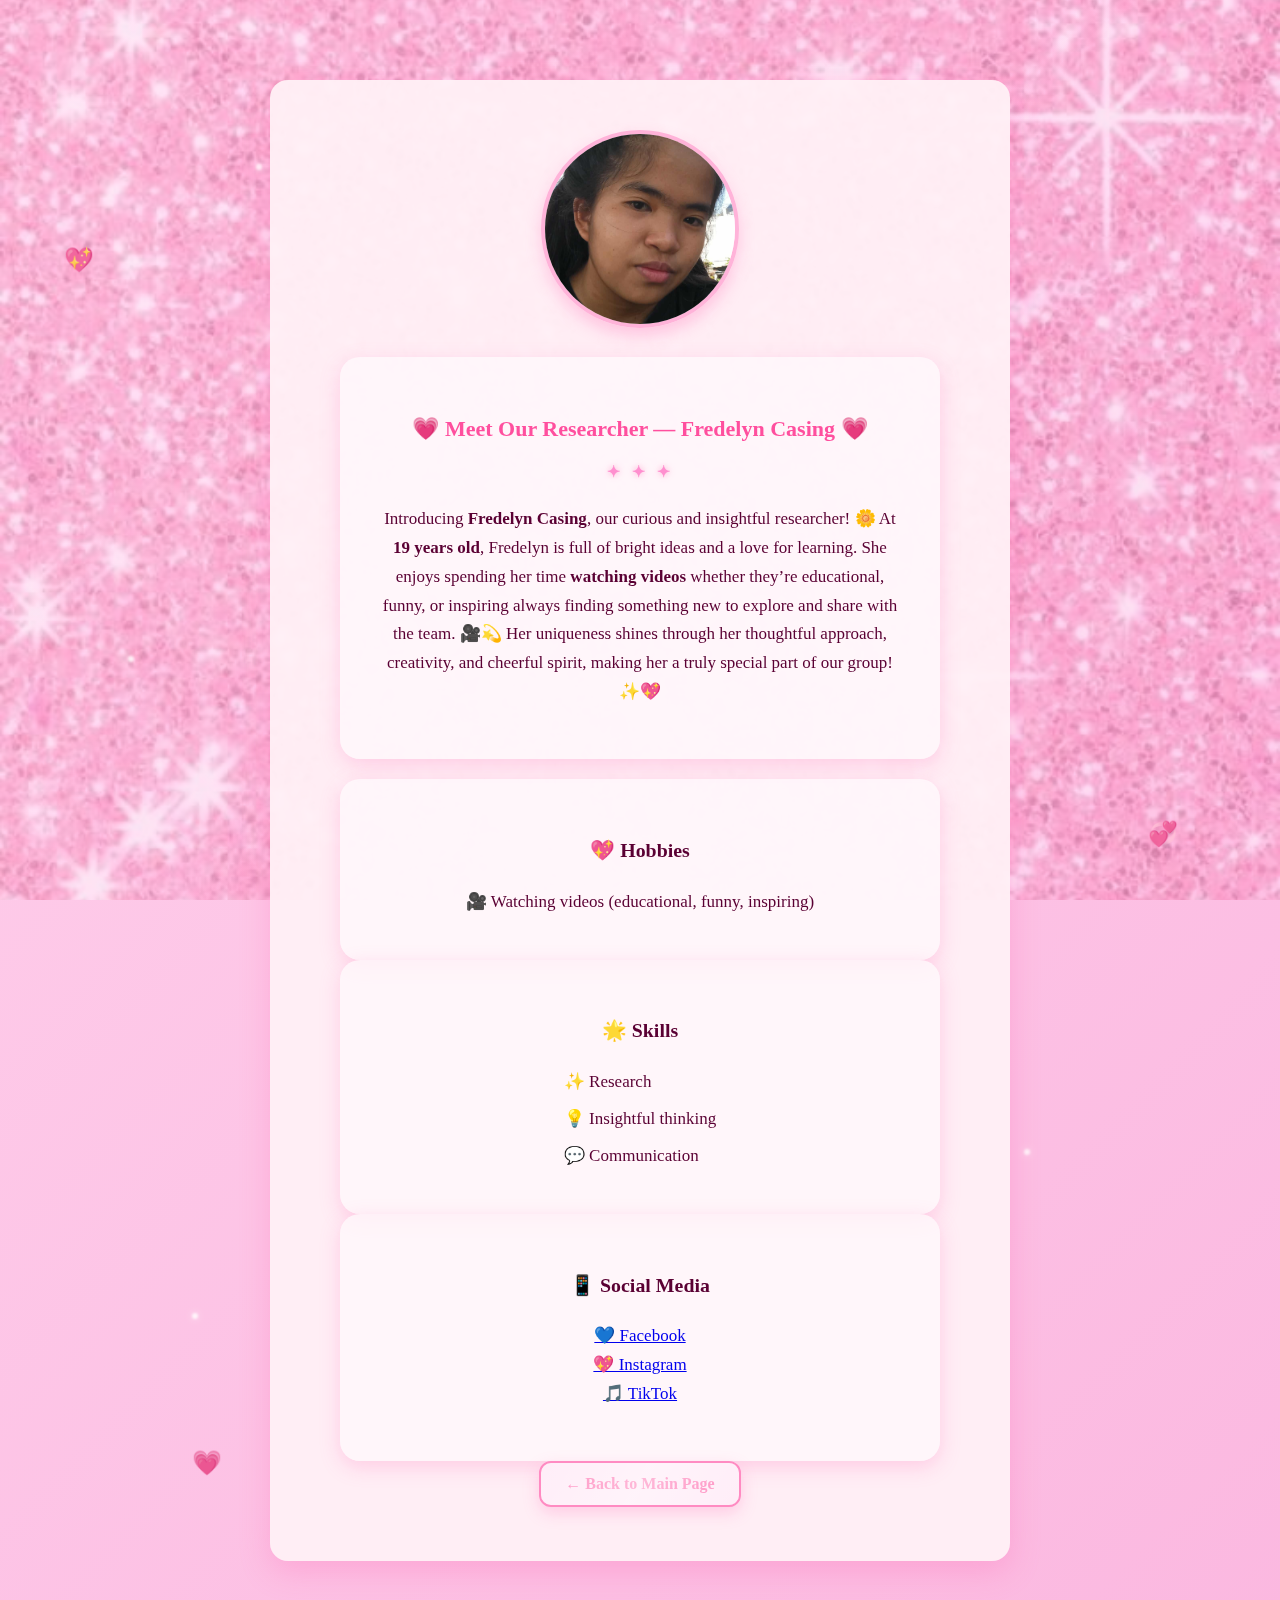
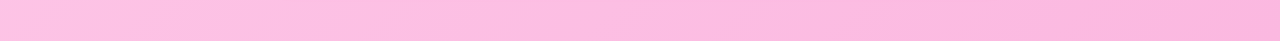
<file: fred.html>
<!DOCTYPE html>
<html lang="en">
<head>
  <meta charset="UTF-8">
  <meta name="viewport" content="width=device-width, initial-scale=1.0">
  <title>Meet Fredelyn 💖</title>
  <link rel="stylesheet" href="rena.css">
</head>
<body>

  <div class="heart">💖</div>
  <div class="heart">💞</div>
  <div class="heart">💗</div>

  <div class="sparkle sparkle1"></div>
  <div class="sparkle sparkle2"></div>
  <div class="sparkle sparkle3"></div>
  <div class="sparkle sparkle4"></div>
  <div class="sparkle sparkle5"></div>
  <div class="sparkle sparkle6"></div>
  <div class="sparkle sparkle7"></div>
  <div class="sparkle sparkle8"></div>

  <div class="container">
    <div class="content">
      <img src="fred.jpg" alt="Fredelyn's Photo" class="floating-img">

      <div class="group-text">
        <h2>💗 Meet Our Researcher — Fredelyn Casing 💗</h2>
        <p>
          Introducing <strong>Fredelyn Casing</strong>, our curious and insightful researcher! 🌼  
          At <strong>19 years old</strong>, Fredelyn is full of bright ideas and a love for learning.  
          She enjoys spending her time <strong>watching videos</strong>  whether they’re educational, funny, or inspiring always finding something new to explore and share with the team. 🎥💫  
          Her uniqueness shines through her thoughtful approach, creativity, and cheerful spirit,  
          making her a truly special part of our group! ✨💖
        </p>
      </div>

      <div class="extra-info">
        <h3>💖 Hobbies</h3>
        <ul>
          <li>🎥 Watching videos (educational, funny, inspiring)</li>
        </ul>
      </div>

      <div class="extra-info">
        <h3>🌟 Skills</h3>
        <ul>
          <li>✨ Research</li>
          <li>💡 Insightful thinking</li>
          <li>💬 Communication</li>
        </ul>
      </div>

      <div class="extra-info">
        <h3>📱 Social Media</h3>
        <p>
          <a href="https://www.facebook.com/fredelyn.casing.2025" target="_blank">💙 Facebook</a><br>
          <a href="https://www.instagram.com/cigaafters3xz?igsh=MTBwYjZiMjBicTJycQ==" target="_blank">💖 Instagram</a><br>
          <a href="https://www.tiktok.com/@cigaafters3xz?_r=1&_t=ZS-91VKmD689l1" target="_blank">🎵 TikTok</a>
        </p>
      </div>

        <a href="index.html" class="back-button">← Back to Main Page</a>
      </div>
    </div>
  </div>

</body>
</html>
</file>
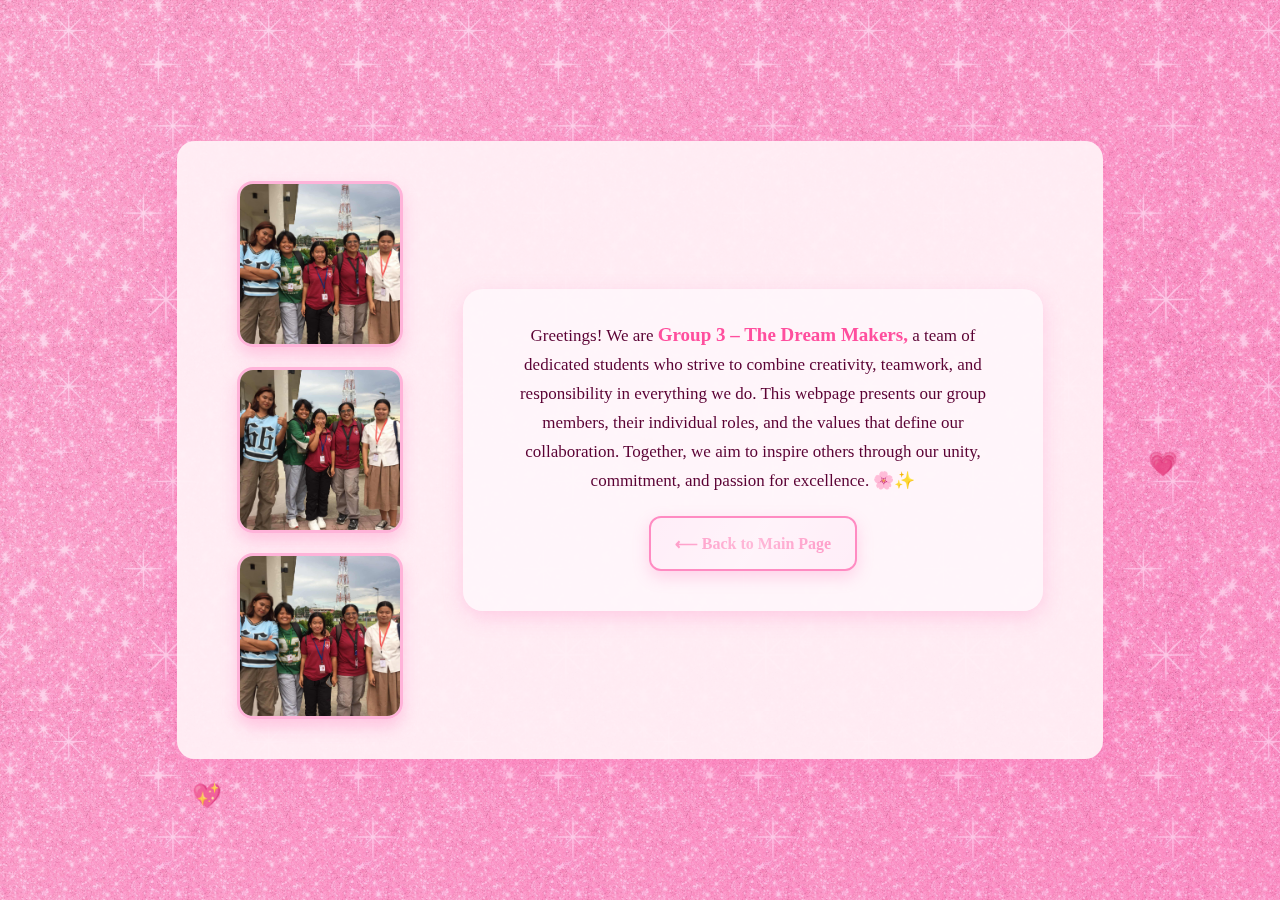
<file: groupies.html>
<!DOCTYPE html>
<html lang="en">
<head>
  <meta charset="UTF-8">
  <meta name="viewport" content="width=device-width, initial-scale=1.0">
  <title>Our Groupies 💖</title>
  <link rel="stylesheet" href="groupies.css">
</head>
<body>

  <div class="container">
    <div class="image-column">
      <img src="image1.jpg" alt="🎀">
      <img src="image2.jpg" alt="🎀">
      <img src="image3.jpg" alt="🎀">
    </div>

    <div class="group-text">
      <p>
        Greetings! We are <b>Group 3 – The Dream Makers,</b> a team of dedicated students who strive to combine creativity, teamwork, and responsibility in everything we do. This webpage presents our group members, their individual roles, and the values that define our collaboration. Together, we aim to inspire others through our unity, commitment, and passion for excellence. 🌸✨
      </p>

      <a href="index.html" class="back-button">⟵ Back to Main Page</a>
    </div>
  </div>

  <div class="heart">💗</div>
  <div class="heart">💖</div>
  <div class="heart">💞</div>

</body>
</html>
</file>
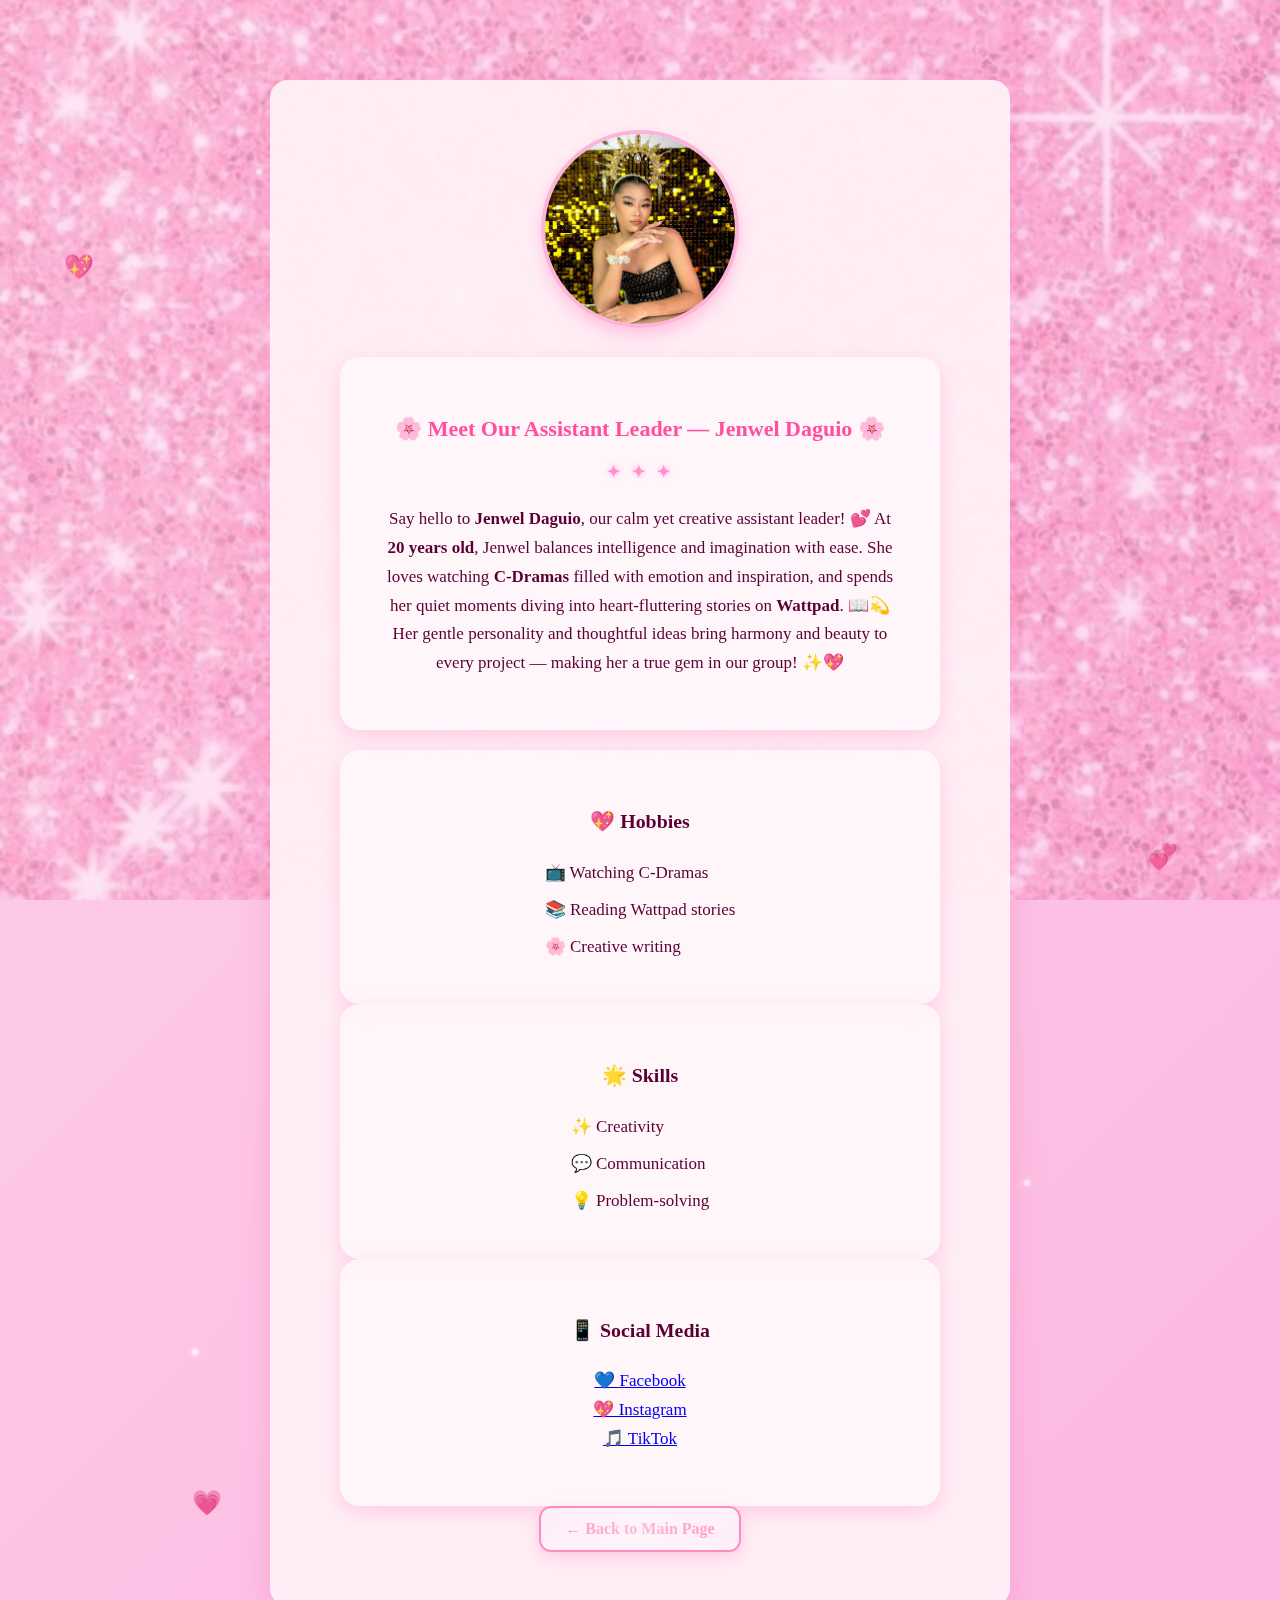
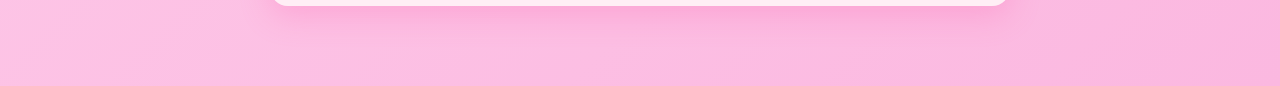
<file: jen.html>
<!DOCTYPE html>
<html lang="en">
<head>
  <meta charset="UTF-8">
  <meta name="viewport" content="width=device-width, initial-scale=1.0">
  <title>Meet Jenwel 💞</title>
  <link rel="stylesheet" href="jen.css">
</head>
<body>

  <div class="heart">💖</div>
  <div class="heart">💞</div>
  <div class="heart">💗</div>

  <div class="sparkle sparkle1"></div>
  <div class="sparkle sparkle2"></div>
  <div class="sparkle sparkle3"></div>
  <div class="sparkle sparkle4"></div>
  <div class="sparkle sparkle5"></div>
  <div class="sparkle sparkle6"></div>
  <div class="sparkle sparkle7"></div>
  <div class="sparkle sparkle8"></div>

  <div class="container">
    <div class="content">
      <img src="jen.jpg" alt="Jenwel's Photo" class="floating-img">

      <div class="group-text">
        <h2>🌸 Meet Our Assistant Leader — Jenwel Daguio 🌸</h2>
        <p>
          Say hello to <strong>Jenwel Daguio</strong>, our calm yet creative assistant leader! 💕  
          At <strong>20 years old</strong>, Jenwel balances intelligence and imagination with ease.  
          She loves watching <strong>C-Dramas</strong> filled with emotion and inspiration,  
          and spends her quiet moments diving into heart-fluttering stories on <strong>Wattpad</strong>. 📖💫  
          Her gentle personality and thoughtful ideas bring harmony and beauty to every project —  
          making her a true gem in our group! ✨💖
        </p>
      </div>

      <div class="extra-info">
        <h3>💖 Hobbies</h3>
        <ul>
          <li>📺 Watching C-Dramas</li>
          <li>📚 Reading Wattpad stories</li>
          <li>🌸 Creative writing</li>
        </ul>
      </div>

      <div class="extra-info">
        <h3>🌟 Skills</h3>
        <ul>
          <li>✨ Creativity</li>
          <li>💬 Communication</li>
          <li>💡 Problem-solving</li>
        </ul>
      </div>

      <div class="extra-info">
        <h3>📱 Social Media</h3>
        <p>
          <a href="https://www.facebook.com/share/1EcFVRbqv3/" target="_blank">💙 Facebook</a><br>
          <a href="https://www.instagram.com/itzjenhun.xo?igsh=MW5xbTY2am9sNTJqYQ==" target="_blank">💖 Instagram</a><br>
          <a href="https://www.tiktok.com/@itzonlyjennn?_r=1&_t=ZS-91VLDAbesFB" target="_blank">🎵 TikTok</a>
        </p>
      </div>

        <a href="index.html" class="back-button">← Back to Main Page</a>
      </div>
    </div>
  </div>

</body>
</html>
</file>
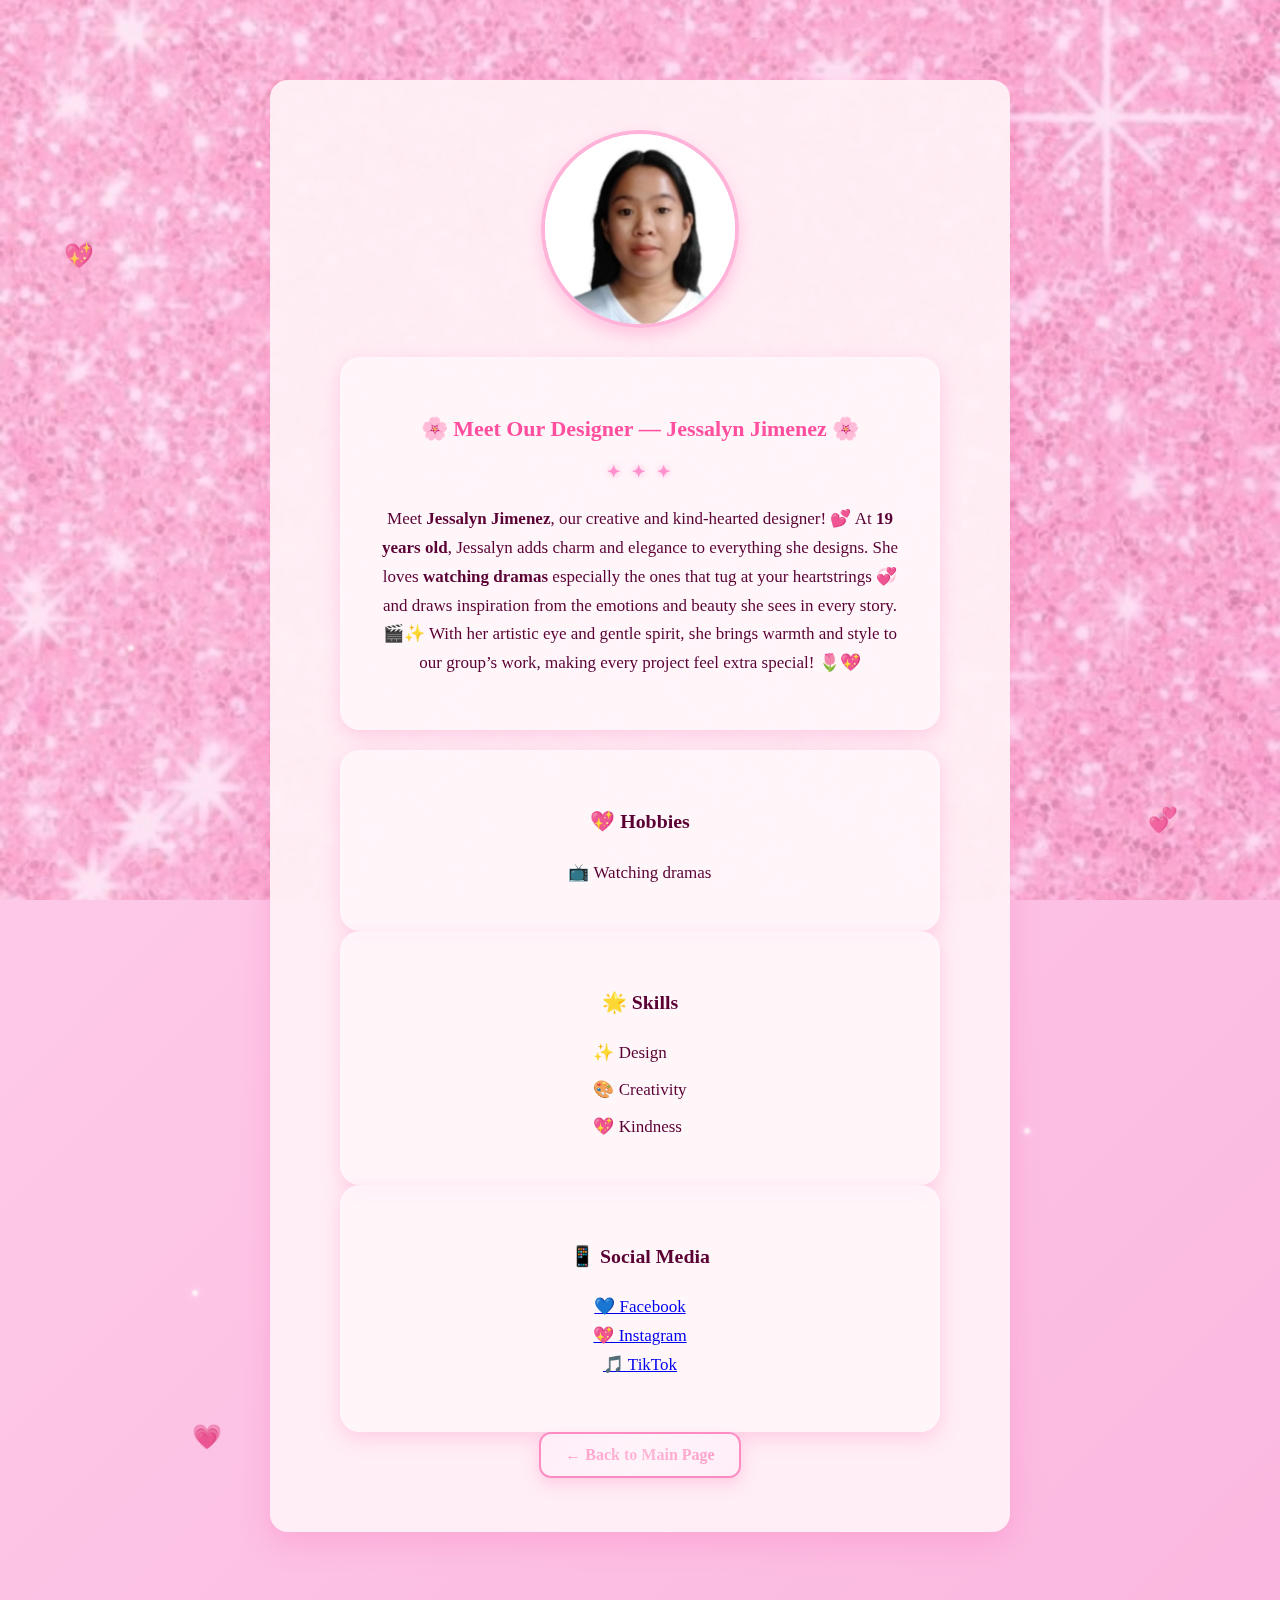
<file: jes.html>
<!DOCTYPE html>
<html lang="en">
<head>
  <meta charset="UTF-8">
  <meta name="viewport" content="width=device-width, initial-scale=1.0">
  <title>Meet Jessalyn 💕</title>
  <link rel="stylesheet" href="jes.css">
</head>
<body>

  <div class="heart">💖</div>
  <div class="heart">💞</div>
  <div class="heart">💗</div>

  <div class="sparkle sparkle1"></div>
  <div class="sparkle sparkle2"></div>
  <div class="sparkle sparkle3"></div>
  <div class="sparkle sparkle4"></div>
  <div class="sparkle sparkle5"></div>
  <div class="sparkle sparkle6"></div>
  <div class="sparkle sparkle7"></div>
  <div class="sparkle sparkle8"></div>

  <div class="container">
    <div class="content">
      <img src="jes.jpg" alt="Jessalyn's Photo" class="floating-img">
      <div class="group-text">
        <h2>🌸 Meet Our Designer — Jessalyn Jimenez 🌸</h2>
        <p>
          Meet <strong>Jessalyn Jimenez</strong>, our creative and kind-hearted designer! 💕  
          At <strong>19 years old</strong>, Jessalyn adds charm and elegance to everything she designs.  
          She loves <strong>watching dramas</strong> especially the ones that tug at your heartstrings 💞  
          and draws inspiration from the emotions and beauty she sees in every story. 🎬✨  
          With her artistic eye and gentle spirit, she brings warmth and style to our group’s work,  
          making every project feel extra special! 🌷💖
        </p>
      </div>

      <div class="extra-info">
        <h3>💖 Hobbies</h3>
        <ul>
          <li>📺 Watching dramas</li>
        </ul>
      </div>

      <div class="extra-info">
        <h3>🌟 Skills</h3>
        <ul>
          <li>✨ Design</li>
          <li>🎨 Creativity</li>
          <li>💖 Kindness</li>
        </ul>
      </div>

      <div class="extra-info">
        <h3>📱 Social Media</h3>
        <p>
          <a href="https://www.facebook.com/share/1aWAEEDJH1/" target="_blank">💙 Facebook</a><br>
          <a href="https://www.instagram.com/" target="_blank">💖 Instagram</a><br>
          <a href="https://www.tiktok.com/@f4ndramas2?_r=1&_t=ZS-91Vy7FlAiG1" target="_blank">🎵 TikTok</a>
        </p>
      </div>

        <a href="index.html" class="back-button">← Back to Main Page</a>
      </div>
    </div>
  </div>

</body>
</html>
</file>
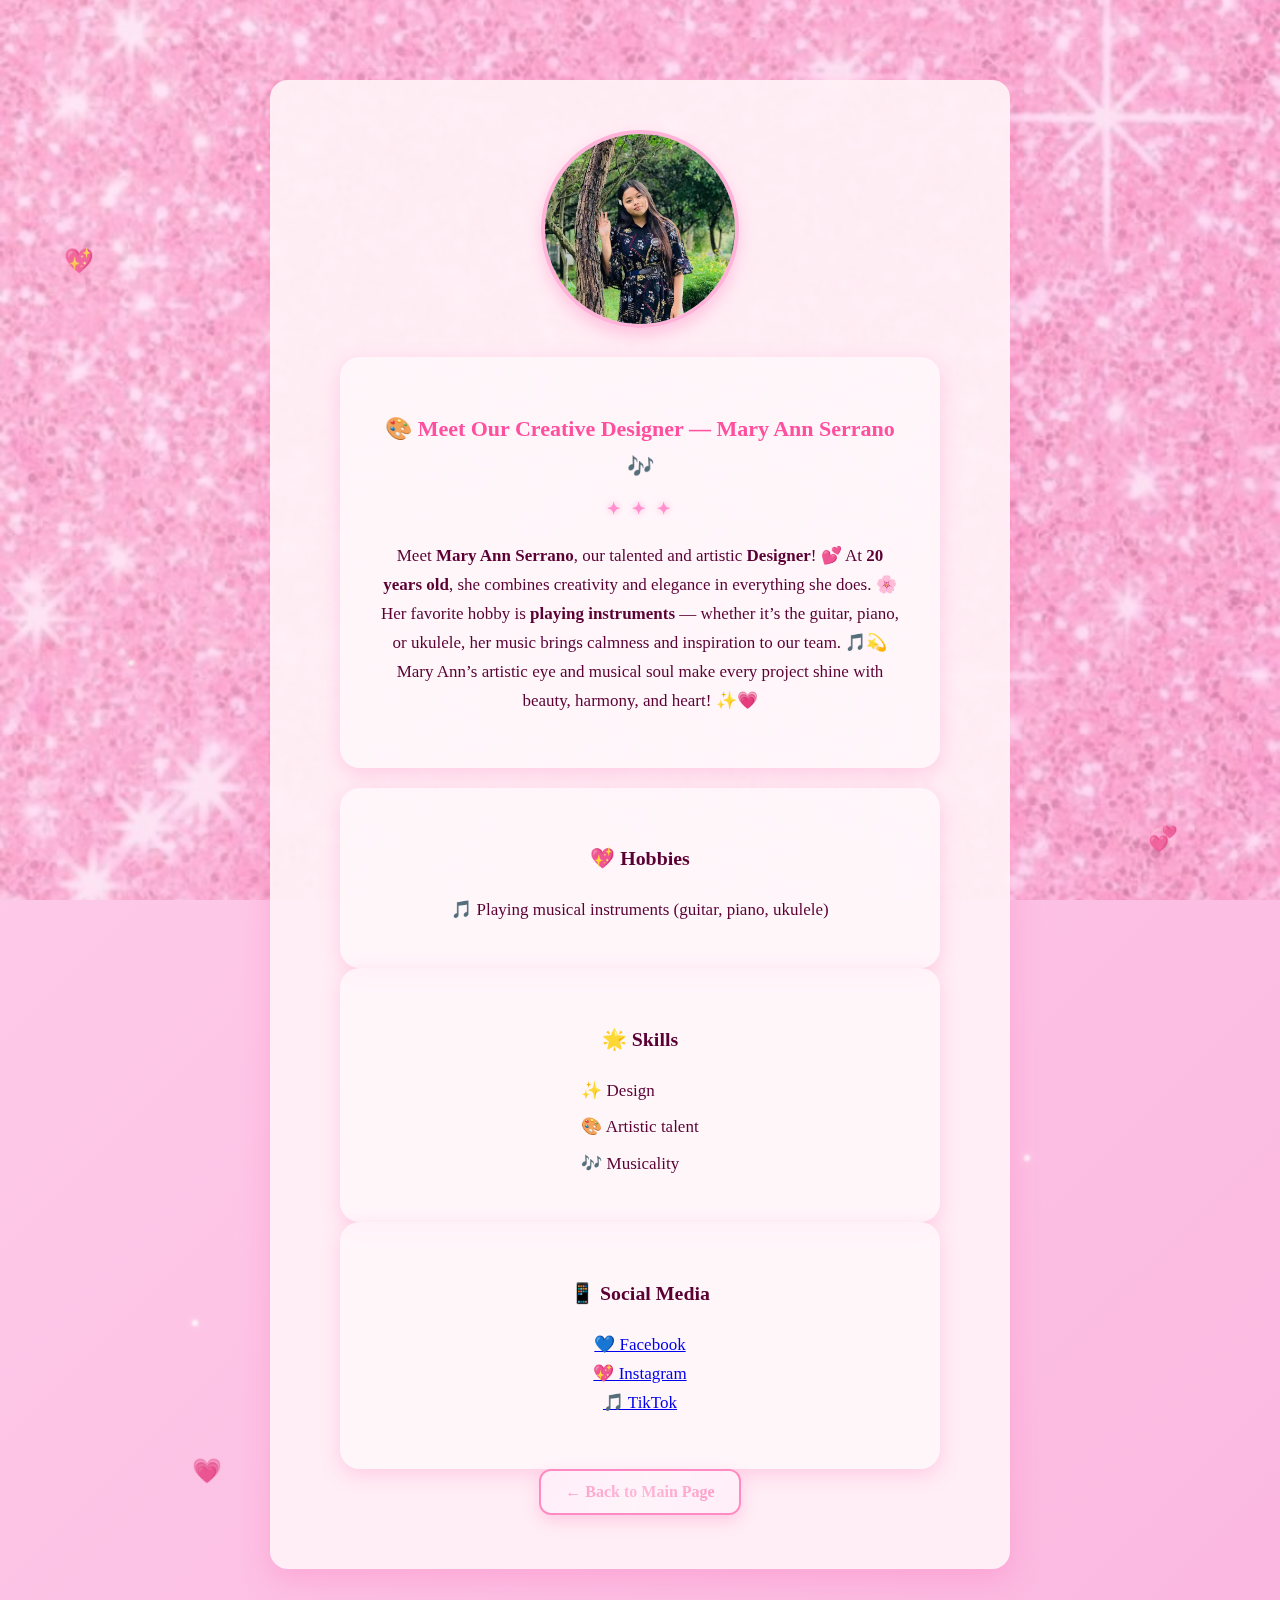
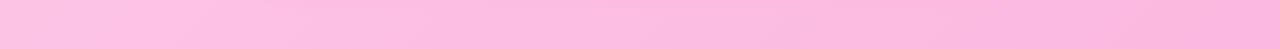
<file: mary.html>
<!DOCTYPE html>
<html lang="en">
<head>
  <meta charset="UTF-8">
  <meta name="viewport" content="width=device-width, initial-scale=1.0">
  <title>Meet Mary Ann 🎨</title>
  <link rel="stylesheet" href="mary.css">
</head>
<body>

  <div class="heart">💖</div>
  <div class="heart">💞</div>
  <div class="heart">💗</div>

  <div class="sparkle sparkle1"></div>
  <div class="sparkle sparkle2"></div>
  <div class="sparkle sparkle3"></div>
  <div class="sparkle sparkle4"></div>
  <div class="sparkle sparkle5"></div>
  <div class="sparkle sparkle6"></div>
  <div class="sparkle sparkle7"></div>
  <div class="sparkle sparkle8"></div>

  <div class="container">
    <div class="content">
      <img src="mary.jpg" alt="Mary Ann's Photo" class="floating-img">
      <div class="group-text">
        <h2>🎨 Meet Our Creative Designer — Mary Ann Serrano 🎶</h2>
        <p>
          Meet <strong>Mary Ann Serrano</strong>, our talented and artistic <strong>Designer</strong>! 💕  
          At <strong>20 years old</strong>, she combines creativity and elegance in everything she does. 🌸  
          Her favorite hobby is <strong>playing instruments</strong> — whether it’s the guitar, piano, or ukulele,  
          her music brings calmness and inspiration to our team. 🎵💫  
          Mary Ann’s artistic eye and musical soul make every project shine with beauty, harmony, and heart! ✨💗
        </p>
      </div>

      <div class="extra-info">
        <h3>💖 Hobbies</h3>
        <ul>
          <li>🎵 Playing musical instruments (guitar, piano, ukulele)</li>
        </ul>
      </div>

      <div class="extra-info">
        <h3>🌟 Skills</h3>
        <ul>
          <li>✨ Design</li>
          <li>🎨 Artistic talent</li>
          <li>🎶 Musicality</li>
        </ul>
      </div>

      <div class="extra-info">
        <h3>📱 Social Media</h3>
        <p>
          <a href="https://www.facebook.com/share/1CigDYBMgv/?mibextid=wwXIfr" target="_blank">💙 Facebook</a><br>
          <a href="https://www.instagram.com/mrhianss_seran?igsh=MWZqbHRpMnk4bzdkZg%3D%3D&utm_source=qr" target="_blank">💖 Instagram</a><br>
          <a href="https://www.tiktok.com/@hanami_mari?_r=1&_t=ZS-91VKggRSJ76" target="_blank">🎵 TikTok</a>
        </p>
      </div>

        <a href="index.html" class="back-button">← Back to Main Page</a>
      </div>
    </div>
  </div>

</body>
</html>
</file>
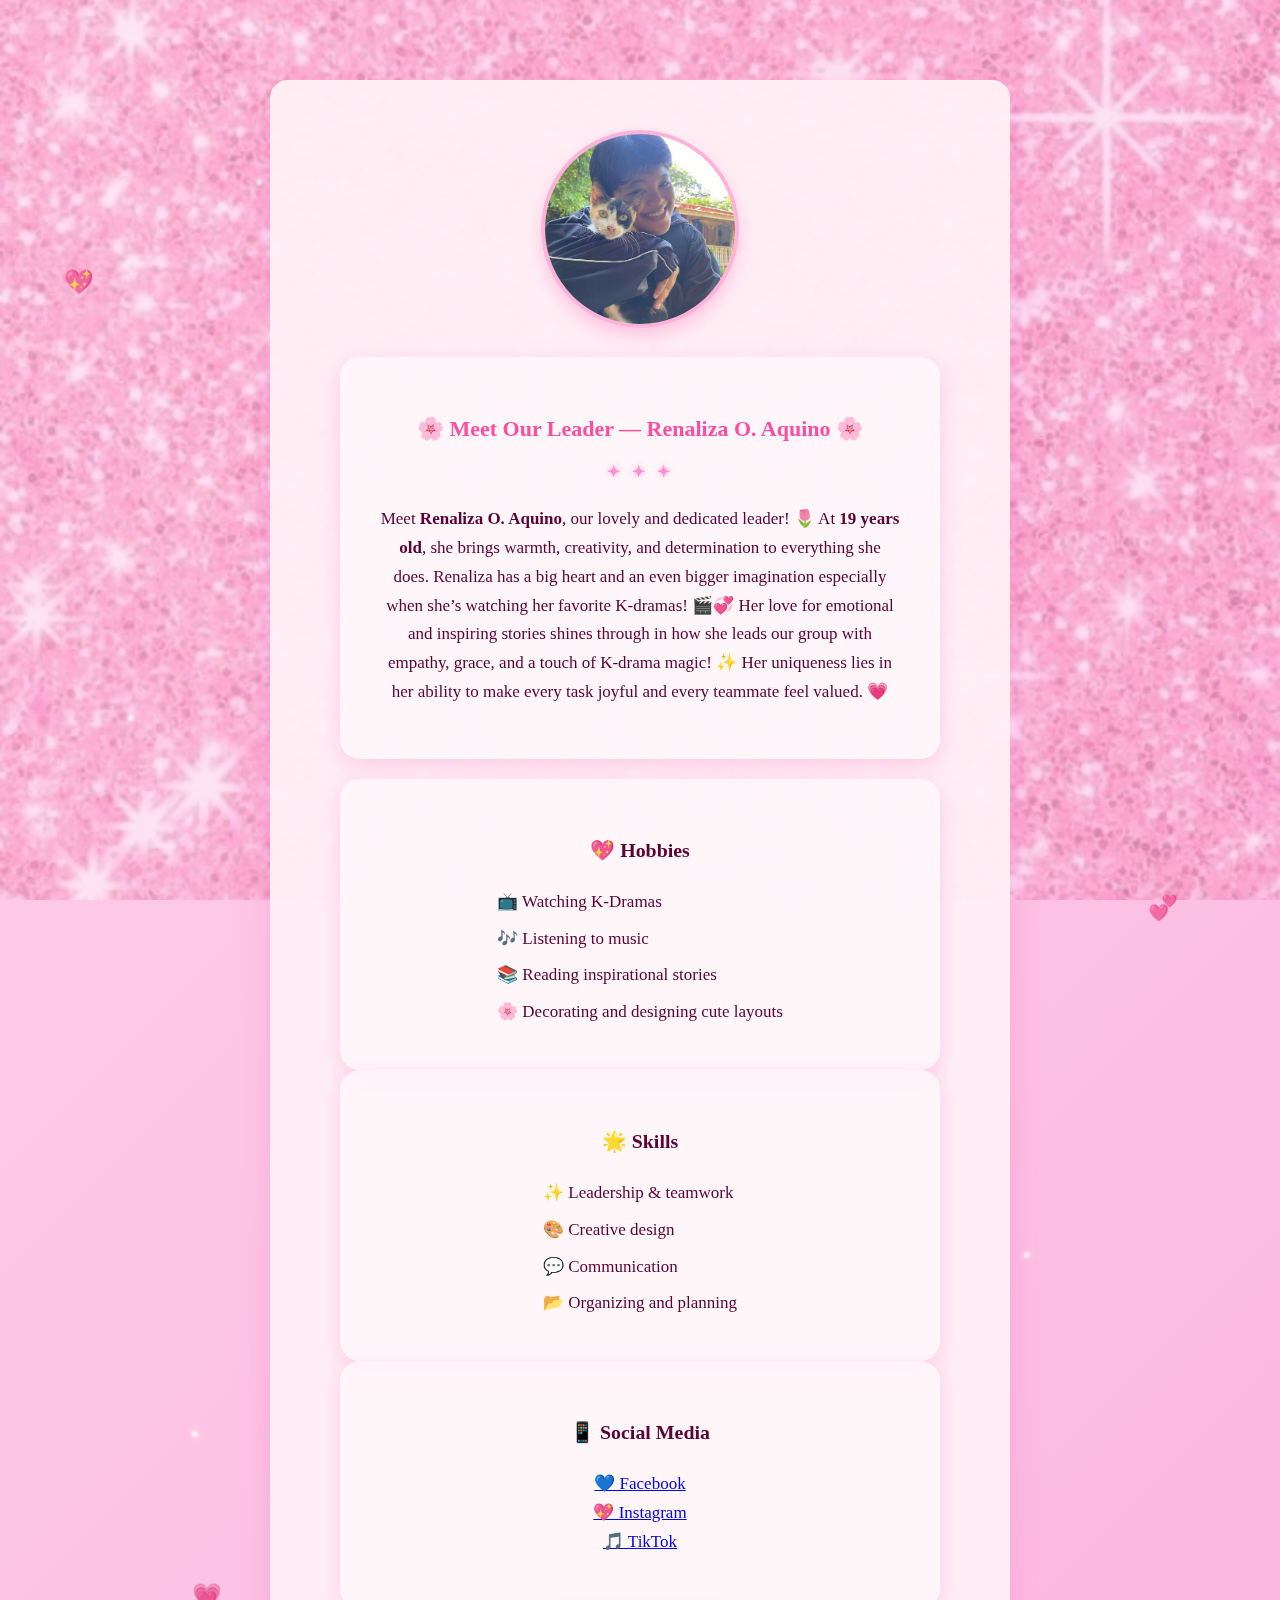
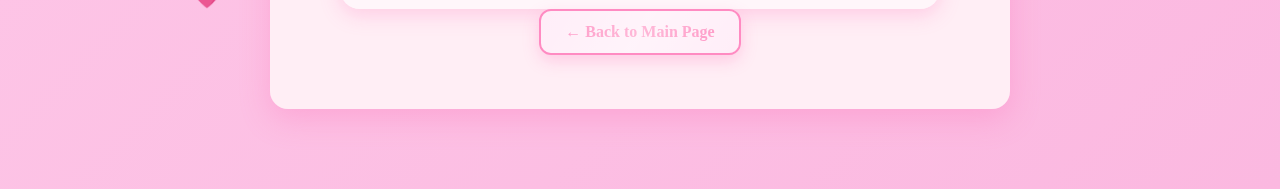
<file: rena.html>
<!DOCTYPE html>
<html lang="en">
<head>
  <meta charset="UTF-8">
  <meta name="viewport" content="width=device-width, initial-scale=1.0">
  <title>Meet Rena 💖</title>
  <link rel="stylesheet" href="rena.css">
</head>
<body>

  <div class="heart">💖</div>
  <div class="heart">💞</div>
  <div class="heart">💗</div>

  <div class="sparkle sparkle1"></div>
  <div class="sparkle sparkle2"></div>
  <div class="sparkle sparkle3"></div>
  <div class="sparkle sparkle4"></div>
  <div class="sparkle sparkle5"></div>
  <div class="sparkle sparkle6"></div>
  <div class="sparkle sparkle7"></div>
  <div class="sparkle sparkle8"></div>

  <div class="container">
    <div class="content">
      <img src="rena.jpg" alt="Rena's Photo" class="floating-img">

      <div class="group-text">
        <h2>🌸 Meet Our Leader — Renaliza O. Aquino 🌸</h2>

        <p>
          Meet <strong>Renaliza O. Aquino</strong>, our lovely and dedicated leader! 🌷  
          At <strong>19 years old</strong>, she brings warmth, creativity, and determination 
          to everything she does. Renaliza has a big heart and an even bigger imagination 
          especially when she’s watching her favorite K-dramas! 🎬💞  
          Her love for emotional and inspiring stories shines through in how she leads our group 
          with empathy, grace, and a touch of K-drama magic! ✨  
          Her uniqueness lies in her ability to make every task joyful and every teammate feel valued. 💗
        </p>
      </div>

      <div class="extra-info">
        <h3>💖 Hobbies</h3>
        <ul>
          <li>📺 Watching K-Dramas</li>
          <li>🎶 Listening to music</li>
          <li>📚 Reading inspirational stories</li>
          <li>🌸 Decorating and designing cute layouts</li>
        </ul>
      </div>

      <div class="extra-info">
        <h3>🌟 Skills</h3>
        <ul>
          <li>✨ Leadership & teamwork</li>
          <li>🎨 Creative design</li>
          <li>💬 Communication</li>
          <li>📂 Organizing and planning</li>
        </ul>
      </div>

      <div class="extra-info">
        <h3>📱 Social Media</h3>
        <p>
          <a href="https://www.facebook.com/renaliza.aquino.10" target="_blank">💙 Facebook</a><br>
          <a href="https://www.instagram.com/ren310608?igsh=MWkxbDgybGRkYTUxcA==" target=>💖 Instagram</a><br>
          <a href="https://www.tiktok.com/@renaliza_aquino?_r=1&_t=ZS-91VKoX6UWBE" target="_blank">🎵 TikTok</a>
        </p>
      </div>

        <a href="index.html" class="back-button">← Back to Main Page</a>
      </div>
    </div>
  </div>

</body>
</html>
</file>
<file: rena.css>
:root {
  --bg1: #ffd1ec;
  --bg2: #fbb8e0;
  --text: #5a0033;
  --accent: #ff4f9e;
  --card-bg: rgba(255, 240, 245, 0.95);
}

body {
  margin: 0;
  padding: 0;
  min-height: 100vh;
  display: flex;
  justify-content: center;
  align-items: flex-start;
  background: linear-gradient(135deg, var(--bg1), var(--bg2));
  font-family: "Poppins", "Pacifico", cursive;
  color: var(--text);
  position: relative;
  overflow-x: hidden;
}

body::before {
  content: "";
  position: fixed;
  inset: 0;
  background: url("pic4.jpg");
  background-size: cover;
  background-position: center;
  opacity: 0.5;
  pointer-events: none;
}

.container {
  display: flex;
  flex-direction: column; /* Stack content vertically */
  justify-content: center;
  align-items: center;
  background: var(--card-bg);
  padding: 50px 70px;
  border-radius: 18px;
  box-shadow: 0 10px 30px rgba(255, 105, 180, 0.3);
  position: relative;
  z-index: 1;
  margin: 80px auto;
}

.content {
  text-align: center;
  position: relative;
}

.floating-img {
  width: 190px;
  height: 190px;
  object-fit: cover;
  border-radius: 50%;
  border: 4px solid #ffb3d9;
  box-shadow: 0 8px 16px rgba(255, 105, 180, 0.3);
  animation: float 4s ease-in-out infinite;
  margin-bottom: 25px;
}

.group-text {
  max-width: 520px;
  margin: 0 auto 20px; /* Add margin below for spacing */
  background: #fff8fbcc;
  padding: 35px 40px;
  border-radius: 20px;
  box-shadow: 0 6px 20px rgba(255, 105, 180, 0.25);
  line-height: 1.7;
  font-size: 17px;
}

.group-text h2 {
  color: var(--accent);
  margin-bottom: 15px;
  font-size: 22px;
  font-weight: 700;
}

/* ───────────── ✨ CUTE SECTION DIVIDERS ✨ ───────────── */

.group-text h2::after,
.group-text h3::after {
  content: " ✦ ✦ ✦ ";
  display: block;
  margin: 10px auto 20px;
  color: #ff8fcf;
  font-size: 16px;
  letter-spacing: 4px;
  text-shadow: 0 0 6px rgba(255, 150, 200, 0.8);
}

.group-text h3 {
  color: var(--accent);
  margin-top: 25px;
  margin-bottom: 12px;
  font-size: 19px;
  font-weight: 600;
  text-align: center;
}

/* Optional pastel line divider */
.divider {
  width: 100%;
  height: 3px;
  background: linear-gradient(90deg, #ffc2e7, #ffd9f0, #ffc2e7);
  border-radius: 20px;
  margin: 25px 0;
  box-shadow: 0 0 6px rgba(255, 150, 200, 0.6);
}

/* ───────────────────────────────────────────── */

/* New Box for Hobbies, Skills, Social Media */
.extra-info {
  max-width: 520px;
  width: 100%; /* Ensure it fills the container width */
  margin: 0 auto;
  background: #fff8fbcc;
  padding: 35px 40px;
  border-radius: 20px;
  box-shadow: 0 6px 20px rgba(255, 105, 180, 0.25);
  line-height: 1.7;
  font-size: 17px;
  text-align: center; /* Center the content inside */
}

.extra-info h2 {
  color: var(--accent);
  margin-bottom: 15px;
  font-size: 22px;
  font-weight: 700;
}

.extra-info ul {
  list-style: none;
  padding: 0;
  margin: 0;
  display: inline-block; /* Align items horizontally */
  text-align: left;
}

.extra-info li {
  margin-bottom: 8px;
}

.back-button {
  display: inline-block;
  padding: 12px 24px;
  background: #ffe3f4;
  border: 2px solid #ff8bc2;
  border-radius: 12px;
  text-decoration: none;
  color: var(--accent);
  font-weight: 600;
  font-size: 16px;
  box-shadow: 0 6px 16px rgba(255, 105, 180, 0.25);
  position: relative;
  overflow: hidden;
  transition: all 0.3s ease;
  animation: shimmer 2.5s infinite ease-in-out, pulse 2.2s infinite ease-in-out;
}

.back-button::after {
  content: "";
  position: absolute;
  top: 0;
  left: -100%;
  width: 300%;
  height: 100%;
  background: linear-gradient(
    120deg,
    transparent 0%,
    rgba(255, 255, 255, 0.6) 50%,
    transparent 100%
  );
  animation: shine 3s infinite;
}

.back-button:hover {
  background: #ffb8d9;
  transform: translateY(-3px) scale(1.05);
  box-shadow: 0 10px 30px rgba(255, 105, 180, 0.4);
}

/* FLOAT ANIMATION */
@keyframes float {
  0%,
  100% {
    transform: translateY(0);
  }
  50% {
    transform: translateY(-12px);
  }
}

/* HEARTS */
.heart {
  position: absolute;
  font-size: 24px;
  opacity: 0.8;
  animation: hearts 4s ease-in-out infinite;
}

.heart:nth-child(1) {
  top: 15%;
  left: 5%;
  animation-delay: 0s;
}
.heart:nth-child(2) {
  top: 50%;
  right: 8%;
  animation-delay: 1s;
}
.heart:nth-child(3) {
  bottom: 10%;
  left: 15%;
  animation-delay: 2s;
}

@keyframes hearts {
  0% {
    transform: translateY(0);
    opacity: 0.6;
  }
  50% {
    transform: translateY(-30px);
    opacity: 1;
  }
  100% {
    transform: translateY(0);
    opacity: 0.6;
  }
}

/* SPARKLES */
.sparkle {
  position: absolute;
  width: 6px;
  height: 6px;
  background: white;
  border-radius: 50%;
  opacity: 0.8;
  filter: blur(1px);
  animation: sparkleFloat 6s linear infinite;
  box-shadow: 0 0 8px rgba(255, 255, 255, 0.8);
}

.sparkle1 {
  top: 10%;
  left: 20%;
  animation-delay: 0s;
}
.sparkle2 {
  top: 30%;
  left: 70%;
  animation-delay: 1s;
}
.sparkle3 {
  top: 50%;
  left: 40%;
  animation-delay: 2s;
}
.sparkle4 {
  top: 70%;
  left: 80%;
  animation-delay: 3s;
}
.sparkle5 {
  top: 80%;
  left: 15%;
  animation-delay: 4s;
}
.sparkle6 {
  top: 60%;
  left: 60%;
  animation-delay: 5s;
}
.sparkle7 {
  top: 25%;
  left: 50%;
  animation-delay: 2.5s;
}
.sparkle8 {
  top: 40%;
  left: 10%;
  animation-delay: 3.5s;
}

@keyframes sparkleFloat {
  0% {
    transform: translateY(0) scale(1);
    opacity: 0.8;
  }
  50% {
    transform: translateY(-20px) scale(1.2);
    opacity: 1;
  }
  100% {
    transform: translateY(0) scale(1);
    opacity: 0.8;
  }
}

/* RESPONSIVE */
@media (max-width: 850px) {
  .container {
    padding: 30px;
    margin: 40px auto;
  }

  .floating-img {
    width: 130px;
    height: 130px;
  }

  .group-text {
    padding: 25px;
  }

  .extra-info {
    padding: 25px;
  }
}
</file>
<file: groupies.css>
:root {
  --bg1: #ffb3da;
  --bg2: #ff89c9;
  --text: #5a0033;
  --accent: #ff4f9e;
  --card-bg: rgba(255, 240, 245, 0.95);
}

body {
  margin: 0;
  padding: 0;
  height: 100vh;
  display: flex;
  justify-content: center;
  align-items: center;
  background: linear-gradient(135deg, var(--bg1), var(--bg2));
  font-family: "Poppins", "Pacifico", cursive;
  color: var(--text);
  position: relative;
  overflow: hidden;
}

body::before {
  content: "";
  position: fixed;
  inset: 0;
  background: url("pic4.jpg");
  background-size: 200px;
  opacity: 0.5;
  pointer-events: none;
}

.container {
  display: flex;
  align-items: center;
  justify-content: center;
  gap: 60px;
  background: var(--card-bg);
  padding: 40px 60px;
  border-radius: 18px;
  box-shadow: 0 10px 30px rgba(255, 105, 180, 0.3);
  position: relative;
  z-index: 1;
}

.image-column {
  display: flex;
  flex-direction: column;
  align-items: center;
  gap: 20px;
}

.image-column img {
  width: 160px;
  height: 160px;
  object-fit: cover;
  border-radius: 16px;
  border: 3px solid #ffb3d9;
  box-shadow: 0 8px 16px rgba(255, 105, 180, 0.3);
  transition: transform 0.3s ease;
  animation: float 4s ease-in-out infinite;
}

.image-column img:hover {
  transform: scale(1.05) rotate(2deg);
}

.group-text {
  max-width: 500px;
  text-align: center;
  background: #fff8fbcc;
  padding: 30px 40px;
  border-radius: 20px;
  box-shadow: 0 6px 20px rgba(255, 105, 180, 0.25);
  line-height: 1.7;
  font-size: 17px;
}

.group-text p {
  margin: 0 0 20px;
}

.group-text b {
  color: var(--accent);
  font-size: 19px;
}

.back-button {
  display: inline-block;
  padding: 12px 24px;
  background: #ffe3f4;
  border: 2px solid #ff8bc2;
  border-radius: 12px;
  text-decoration: none;
  color: var(--accent);
  font-weight: 600;
  font-size: 16px;
  box-shadow: 0 6px 16px rgba(255, 105, 180, 0.25);
  position: relative;
  overflow: hidden;
  transition: all 0.3s ease;
  animation: shimmer 2.5s infinite ease-in-out, pulse 2.2s infinite ease-in-out;
}

.back-button::after {
  content: "";
  position: absolute;
  top: 0;
  left: -100%;
  width: 300%;
  height: 100%;
  background: linear-gradient(
    120deg,
    transparent 0%,
    rgba(255, 255, 255, 0.6) 50%,
    transparent 100%
  );
  animation: shine 3s infinite;
}

.back-button::before {
  content: "✨";
  position: absolute;
  left: -20px;
  top: 50%;
  transform: translateY(-50%);
  opacity: 0;
  transition: all 0.4s ease;
}

.back-button:hover::before {
  left: 10px;
  opacity: 1;
}

.back-button:hover {
  background: #ffb8d9;
  transform: translateY(-3px) scale(1.05);
  box-shadow: 0 10px 30px rgba(255, 105, 180, 0.4);
}

@keyframes float {
  0%, 100% { transform: translateY(0); }
  50% { transform: translateY(-10px); }
}

@keyframes pulse {
  0%, 100% { transform: scale(1); box-shadow: 0 0 10px rgba(255,105,180,0.3); }
  50% { transform: scale(1.05); box-shadow: 0 0 20px rgba(255,105,180,0.5); }
}

@keyframes shimmer {
  0%, 100% { filter: brightness(1); }
  50% { filter: brightness(1.2); }
}

@keyframes shine {
  0% { left: -100%; }
  100% { left: 100%; }
}

.heart {
  position: absolute;
  font-size: 24px;
  opacity: 0.8;
  animation: hearts 4s ease-in-out infinite;
}

.heart:nth-child(1) { top: 15%; left: 5%; animation-delay: 0s; }
.heart:nth-child(2) { top: 50%; right: 8%; animation-delay: 1s; }
.heart:nth-child(3) { bottom: 10%; left: 15%; animation-delay: 2s; }

@keyframes hearts {
  0% { transform: translateY(0); opacity: 0.6; }
  50% { transform: translateY(-30px); opacity: 1; }
  100% { transform: translateY(0); opacity: 0.6; }
}

@media (max-width: 850px) {
  .container {
    flex-direction: column;
    text-align: center;
    gap: 30px;
  }

  .image-column {
    flex-direction: row;
    gap: 10px;
  }

  .image-column img {
    width: 100px;
    height: 100px;
  }
}
</file>
<file: jen.css>
:root {
  --bg1: #ffd1ec;
  --bg2: #fbb8e0;
  --text: #5a0033;
  --accent: #ff4f9e;
  --card-bg: rgba(255, 240, 245, 0.95);
}

body {
  margin: 0;
  padding: 0;
  min-height: 100vh;
  display: flex;
  justify-content: center;
  align-items: flex-start;
  background: linear-gradient(135deg, var(--bg1), var(--bg2));
  font-family: "Poppins", "Pacifico", cursive;
  color: var(--text);
  position: relative;
  overflow-x: hidden;
}

body::before {
  content: "";
  position: fixed;
  inset: 0;
  background: url("pic4.jpg");
  background-size: cover;
  background-position: center;
  opacity: 0.5;
  pointer-events: none;
}

.container {
  display: flex;
  flex-direction: column; /* Stack content vertically */
  justify-content: center;
  align-items: center;
  background: var(--card-bg);
  padding: 50px 70px;
  border-radius: 18px;
  box-shadow: 0 10px 30px rgba(255, 105, 180, 0.3);
  position: relative;
  z-index: 1;
  margin: 80px auto;
}

.content {
  text-align: center;
  position: relative;
}

.floating-img {
  width: 190px;
  height: 190px;
  object-fit: cover;
  border-radius: 50%;
  border: 4px solid #ffb3d9;
  box-shadow: 0 8px 16px rgba(255, 105, 180, 0.3);
  animation: float 4s ease-in-out infinite;
  margin-bottom: 25px;
}

.group-text {
  max-width: 520px;
  margin: 0 auto 20px; /* Add margin below for spacing */
  background: #fff8fbcc;
  padding: 35px 40px;
  border-radius: 20px;
  box-shadow: 0 6px 20px rgba(255, 105, 180, 0.25);
  line-height: 1.7;
  font-size: 17px;
}

.group-text h2 {
  color: var(--accent);
  margin-bottom: 15px;
  font-size: 22px;
  font-weight: 700;
}

/* ───────────── ✨ CUTE SECTION DIVIDERS ✨ ───────────── */

.group-text h2::after,
.group-text h3::after {
  content: " ✦ ✦ ✦ ";
  display: block;
  margin: 10px auto 20px;
  color: #ff8fcf;
  font-size: 16px;
  letter-spacing: 4px;
  text-shadow: 0 0 6px rgba(255, 150, 200, 0.8);
}

.group-text h3 {
  color: var(--accent);
  margin-top: 25px;
  margin-bottom: 12px;
  font-size: 19px;
  font-weight: 600;
  text-align: center;
}

/* Optional pastel line divider */
.divider {
  width: 100%;
  height: 3px;
  background: linear-gradient(90deg, #ffc2e7, #ffd9f0, #ffc2e7);
  border-radius: 20px;
  margin: 25px 0;
  box-shadow: 0 0 6px rgba(255, 150, 200, 0.6);
}

/* ───────────────────────────────────────────── */

/* New Box for Hobbies, Skills, Social Media */
.extra-info {
  max-width: 520px;
  width: 100%; /* Ensure it fills the container width */
  margin: 0 auto;
  background: #fff8fbcc;
  padding: 35px 40px;
  border-radius: 20px;
  box-shadow: 0 6px 20px rgba(255, 105, 180, 0.25);
  line-height: 1.7;
  font-size: 17px;
  text-align: center; /* Center the content inside */
}

.extra-info h2 {
  color: var(--accent);
  margin-bottom: 15px;
  font-size: 22px;
  font-weight: 700;
}

.extra-info ul {
  list-style: none;
  padding: 0;
  margin: 0;
  display: inline-block; /* Align items horizontally */
  text-align: left;
}

.extra-info li {
  margin-bottom: 8px;
}

.back-button {
  display: inline-block;
  padding: 12px 24px;
  background: #ffe3f4;
  border: 2px solid #ff8bc2;
  border-radius: 12px;
  text-decoration: none;
  color: var(--accent);
  font-weight: 600;
  font-size: 16px;
  box-shadow: 0 6px 16px rgba(255, 105, 180, 0.25);
  position: relative;
  overflow: hidden;
  transition: all 0.3s ease;
  animation: shimmer 2.5s infinite ease-in-out, pulse 2.2s infinite ease-in-out;
}

.back-button::after {
  content: "";
  position: absolute;
  top: 0;
  left: -100%;
  width: 300%;
  height: 100%;
  background: linear-gradient(
    120deg,
    transparent 0%,
    rgba(255, 255, 255, 0.6) 50%,
    transparent 100%
  );
  animation: shine 3s infinite;
}

.back-button:hover {
  background: #ffb8d9;
  transform: translateY(-3px) scale(1.05);
  box-shadow: 0 10px 30px rgba(255, 105, 180, 0.4);
}

/* FLOAT ANIMATION */
@keyframes float {
  0%,
  100% {
    transform: translateY(0);
  }
  50% {
    transform: translateY(-12px);
  }
}

/* HEARTS */
.heart {
  position: absolute;
  font-size: 24px;
  opacity: 0.8;
  animation: hearts 4s ease-in-out infinite;
}

.heart:nth-child(1) {
  top: 15%;
  left: 5%;
  animation-delay: 0s;
}
.heart:nth-child(2) {
  top: 50%;
  right: 8%;
  animation-delay: 1s;
}
.heart:nth-child(3) {
  bottom: 10%;
  left: 15%;
  animation-delay: 2s;
}

@keyframes hearts {
  0% {
    transform: translateY(0);
    opacity: 0.6;
  }
  50% {
    transform: translateY(-30px);
    opacity: 1;
  }
  100% {
    transform: translateY(0);
    opacity: 0.6;
  }
}

/* SPARKLES */
.sparkle {
  position: absolute;
  width: 6px;
  height: 6px;
  background: white;
  border-radius: 50%;
  opacity: 0.8;
  filter: blur(1px);
  animation: sparkleFloat 6s linear infinite;
  box-shadow: 0 0 8px rgba(255, 255, 255, 0.8);
}

.sparkle1 {
  top: 10%;
  left: 20%;
  animation-delay: 0s;
}
.sparkle2 {
  top: 30%;
  left: 70%;
  animation-delay: 1s;
}
.sparkle3 {
  top: 50%;
  left: 40%;
  animation-delay: 2s;
}
.sparkle4 {
  top: 70%;
  left: 80%;
  animation-delay: 3s;
}
.sparkle5 {
  top: 80%;
  left: 15%;
  animation-delay: 4s;
}
.sparkle6 {
  top: 60%;
  left: 60%;
  animation-delay: 5s;
}
.sparkle7 {
  top: 25%;
  left: 50%;
  animation-delay: 2.5s;
}
.sparkle8 {
  top: 40%;
  left: 10%;
  animation-delay: 3.5s;
}

@keyframes sparkleFloat {
  0% {
    transform: translateY(0) scale(1);
    opacity: 0.8;
  }
  50% {
    transform: translateY(-20px) scale(1.2);
    opacity: 1;
  }
  100% {
    transform: translateY(0) scale(1);
    opacity: 0.8;
  }
}

/* RESPONSIVE */
@media (max-width: 850px) {
  .container {
    padding: 30px;
    margin: 40px auto;
  }

  .floating-img {
    width: 130px;
    height: 130px;
  }

  .group-text {
    padding: 25px;
  }

  .extra-info {
    padding: 25px;
  }
}
</file>
<file: jes.css>
:root {
  --bg1: #ffd1ec;
  --bg2: #fbb8e0;
  --text: #5a0033;
  --accent: #ff4f9e;
  --card-bg: rgba(255, 240, 245, 0.95);
}

body {
  margin: 0;
  padding: 0;
  min-height: 100vh;
  display: flex;
  justify-content: center;
  align-items: flex-start;
  background: linear-gradient(135deg, var(--bg1), var(--bg2));
  font-family: "Poppins", "Pacifico", cursive;
  color: var(--text);
  position: relative;
  overflow-x: hidden;
}

body::before {
  content: "";
  position: fixed;
  inset: 0;
  background: url("pic4.jpg");
  background-size: cover;
  background-position: center;
  opacity: 0.5;
  pointer-events: none;
}

.container {
  display: flex;
  flex-direction: column; /* Stack content vertically */
  justify-content: center;
  align-items: center;
  background: var(--card-bg);
  padding: 50px 70px;
  border-radius: 18px;
  box-shadow: 0 10px 30px rgba(255, 105, 180, 0.3);
  position: relative;
  z-index: 1;
  margin: 80px auto;
}

.content {
  text-align: center;
  position: relative;
}

.floating-img {
  width: 190px;
  height: 190px;
  object-fit: cover;
  border-radius: 50%;
  border: 4px solid #ffb3d9;
  box-shadow: 0 8px 16px rgba(255, 105, 180, 0.3);
  animation: float 4s ease-in-out infinite;
  margin-bottom: 25px;
}

.group-text {
  max-width: 520px;
  margin: 0 auto 20px; /* Add margin below for spacing */
  background: #fff8fbcc;
  padding: 35px 40px;
  border-radius: 20px;
  box-shadow: 0 6px 20px rgba(255, 105, 180, 0.25);
  line-height: 1.7;
  font-size: 17px;
}

.group-text h2 {
  color: var(--accent);
  margin-bottom: 15px;
  font-size: 22px;
  font-weight: 700;
}

/* ───────────── ✨ CUTE SECTION DIVIDERS ✨ ───────────── */

.group-text h2::after,
.group-text h3::after {
  content: " ✦ ✦ ✦ ";
  display: block;
  margin: 10px auto 20px;
  color: #ff8fcf;
  font-size: 16px;
  letter-spacing: 4px;
  text-shadow: 0 0 6px rgba(255, 150, 200, 0.8);
}

.group-text h3 {
  color: var(--accent);
  margin-top: 25px;
  margin-bottom: 12px;
  font-size: 19px;
  font-weight: 600;
  text-align: center;
}

/* Optional pastel line divider */
.divider {
  width: 100%;
  height: 3px;
  background: linear-gradient(90deg, #ffc2e7, #ffd9f0, #ffc2e7);
  border-radius: 20px;
  margin: 25px 0;
  box-shadow: 0 0 6px rgba(255, 150, 200, 0.6);
}

/* ───────────────────────────────────────────── */

/* New Box for Hobbies, Skills, Social Media */
.extra-info {
  max-width: 520px;
  width: 100%; /* Ensure it fills the container width */
  margin: 0 auto;
  background: #fff8fbcc;
  padding: 35px 40px;
  border-radius: 20px;
  box-shadow: 0 6px 20px rgba(255, 105, 180, 0.25);
  line-height: 1.7;
  font-size: 17px;
  text-align: center; /* Center the content inside */
}

.extra-info h2 {
  color: var(--accent);
  margin-bottom: 15px;
  font-size: 22px;
  font-weight: 700;
}

.extra-info ul {
  list-style: none;
  padding: 0;
  margin: 0;
  display: inline-block; /* Align items horizontally */
  text-align: left;
}

.extra-info li {
  margin-bottom: 8px;
}

.back-button {
  display: inline-block;
  padding: 12px 24px;
  background: #ffe3f4;
  border: 2px solid #ff8bc2;
  border-radius: 12px;
  text-decoration: none;
  color: var(--accent);
  font-weight: 600;
  font-size: 16px;
  box-shadow: 0 6px 16px rgba(255, 105, 180, 0.25);
  position: relative;
  overflow: hidden;
  transition: all 0.3s ease;
  animation: shimmer 2.5s infinite ease-in-out, pulse 2.2s infinite ease-in-out;
}

.back-button::after {
  content: "";
  position: absolute;
  top: 0;
  left: -100%;
  width: 300%;
  height: 100%;
  background: linear-gradient(
    120deg,
    transparent 0%,
    rgba(255, 255, 255, 0.6) 50%,
    transparent 100%
  );
  animation: shine 3s infinite;
}

.back-button:hover {
  background: #ffb8d9;
  transform: translateY(-3px) scale(1.05);
  box-shadow: 0 10px 30px rgba(255, 105, 180, 0.4);
}

/* FLOAT ANIMATION */
@keyframes float {
  0%,
  100% {
    transform: translateY(0);
  }
  50% {
    transform: translateY(-12px);
  }
}

/* HEARTS */
.heart {
  position: absolute;
  font-size: 24px;
  opacity: 0.8;
  animation: hearts 4s ease-in-out infinite;
}

.heart:nth-child(1) {
  top: 15%;
  left: 5%;
  animation-delay: 0s;
}
.heart:nth-child(2) {
  top: 50%;
  right: 8%;
  animation-delay: 1s;
}
.heart:nth-child(3) {
  bottom: 10%;
  left: 15%;
  animation-delay: 2s;
}

@keyframes hearts {
  0% {
    transform: translateY(0);
    opacity: 0.6;
  }
  50% {
    transform: translateY(-30px);
    opacity: 1;
  }
  100% {
    transform: translateY(0);
    opacity: 0.6;
  }
}

/* SPARKLES */
.sparkle {
  position: absolute;
  width: 6px;
  height: 6px;
  background: white;
  border-radius: 50%;
  opacity: 0.8;
  filter: blur(1px);
  animation: sparkleFloat 6s linear infinite;
  box-shadow: 0 0 8px rgba(255, 255, 255, 0.8);
}

.sparkle1 {
  top: 10%;
  left: 20%;
  animation-delay: 0s;
}
.sparkle2 {
  top: 30%;
  left: 70%;
  animation-delay: 1s;
}
.sparkle3 {
  top: 50%;
  left: 40%;
  animation-delay: 2s;
}
.sparkle4 {
  top: 70%;
  left: 80%;
  animation-delay: 3s;
}
.sparkle5 {
  top: 80%;
  left: 15%;
  animation-delay: 4s;
}
.sparkle6 {
  top: 60%;
  left: 60%;
  animation-delay: 5s;
}
.sparkle7 {
  top: 25%;
  left: 50%;
  animation-delay: 2.5s;
}
.sparkle8 {
  top: 40%;
  left: 10%;
  animation-delay: 3.5s;
}

@keyframes sparkleFloat {
  0% {
    transform: translateY(0) scale(1);
    opacity: 0.8;
  }
  50% {
    transform: translateY(-20px) scale(1.2);
    opacity: 1;
  }
  100% {
    transform: translateY(0) scale(1);
    opacity: 0.8;
  }
}

/* RESPONSIVE */
@media (max-width: 850px) {
  .container {
    padding: 30px;
    margin: 40px auto;
  }

  .floating-img {
    width: 130px;
    height: 130px;
  }

  .group-text {
    padding: 25px;
  }

  .extra-info {
    padding: 25px;
  }
}
</file>
<file: mary.css>
:root {
  --bg1: #ffd1ec;
  --bg2: #fbb8e0;
  --text: #5a0033;
  --accent: #ff4f9e;
  --card-bg: rgba(255, 240, 245, 0.95);
}

body {
  margin: 0;
  padding: 0;
  min-height: 100vh;
  display: flex;
  justify-content: center;
  align-items: flex-start;
  background: linear-gradient(135deg, var(--bg1), var(--bg2));
  font-family: "Poppins", "Pacifico", cursive;
  color: var(--text);
  position: relative;
  overflow-x: hidden;
}

body::before {
  content: "";
  position: fixed;
  inset: 0;
  background: url("pic4.jpg");
  background-size: cover;
  background-position: center;
  opacity: 0.5;
  pointer-events: none;
}

.container {
  display: flex;
  flex-direction: column; /* Stack content vertically */
  justify-content: center;
  align-items: center;
  background: var(--card-bg);
  padding: 50px 70px;
  border-radius: 18px;
  box-shadow: 0 10px 30px rgba(255, 105, 180, 0.3);
  position: relative;
  z-index: 1;
  margin: 80px auto;
}

.content {
  text-align: center;
  position: relative;
}

.floating-img {
  width: 190px;
  height: 190px;
  object-fit: cover;
  border-radius: 50%;
  border: 4px solid #ffb3d9;
  box-shadow: 0 8px 16px rgba(255, 105, 180, 0.3);
  animation: float 4s ease-in-out infinite;
  margin-bottom: 25px;
}

.group-text {
  max-width: 520px;
  margin: 0 auto 20px; /* Add margin below for spacing */
  background: #fff8fbcc;
  padding: 35px 40px;
  border-radius: 20px;
  box-shadow: 0 6px 20px rgba(255, 105, 180, 0.25);
  line-height: 1.7;
  font-size: 17px;
}

.group-text h2 {
  color: var(--accent);
  margin-bottom: 15px;
  font-size: 22px;
  font-weight: 700;
}

/* ───────────── ✨ CUTE SECTION DIVIDERS ✨ ───────────── */

.group-text h2::after,
.group-text h3::after {
  content: " ✦ ✦ ✦ ";
  display: block;
  margin: 10px auto 20px;
  color: #ff8fcf;
  font-size: 16px;
  letter-spacing: 4px;
  text-shadow: 0 0 6px rgba(255, 150, 200, 0.8);
}

.group-text h3 {
  color: var(--accent);
  margin-top: 25px;
  margin-bottom: 12px;
  font-size: 19px;
  font-weight: 600;
  text-align: center;
}

/* Optional pastel line divider */
.divider {
  width: 100%;
  height: 3px;
  background: linear-gradient(90deg, #ffc2e7, #ffd9f0, #ffc2e7);
  border-radius: 20px;
  margin: 25px 0;
  box-shadow: 0 0 6px rgba(255, 150, 200, 0.6);
}

/* ───────────────────────────────────────────── */

/* New Box for Hobbies, Skills, Social Media */
.extra-info {
  max-width: 520px;
  width: 100%; /* Ensure it fills the container width */
  margin: 0 auto;
  background: #fff8fbcc;
  padding: 35px 40px;
  border-radius: 20px;
  box-shadow: 0 6px 20px rgba(255, 105, 180, 0.25);
  line-height: 1.7;
  font-size: 17px;
  text-align: center; /* Center the content inside */
}

.extra-info h2 {
  color: var(--accent);
  margin-bottom: 15px;
  font-size: 22px;
  font-weight: 700;
}

.extra-info ul {
  list-style: none;
  padding: 0;
  margin: 0;
  display: inline-block; /* Align items horizontally */
  text-align: left;
}

.extra-info li {
  margin-bottom: 8px;
}

.back-button {
  display: inline-block;
  padding: 12px 24px;
  background: #ffe3f4;
  border: 2px solid #ff8bc2;
  border-radius: 12px;
  text-decoration: none;
  color: var(--accent);
  font-weight: 600;
  font-size: 16px;
  box-shadow: 0 6px 16px rgba(255, 105, 180, 0.25);
  position: relative;
  overflow: hidden;
  transition: all 0.3s ease;
  animation: shimmer 2.5s infinite ease-in-out, pulse 2.2s infinite ease-in-out;
}

.back-button::after {
  content: "";
  position: absolute;
  top: 0;
  left: -100%;
  width: 300%;
  height: 100%;
  background: linear-gradient(
    120deg,
    transparent 0%,
    rgba(255, 255, 255, 0.6) 50%,
    transparent 100%
  );
  animation: shine 3s infinite;
}

.back-button:hover {
  background: #ffb8d9;
  transform: translateY(-3px) scale(1.05);
  box-shadow: 0 10px 30px rgba(255, 105, 180, 0.4);
}

/* FLOAT ANIMATION */
@keyframes float {
  0%,
  100% {
    transform: translateY(0);
  }
  50% {
    transform: translateY(-12px);
  }
}

/* HEARTS */
.heart {
  position: absolute;
  font-size: 24px;
  opacity: 0.8;
  animation: hearts 4s ease-in-out infinite;
}

.heart:nth-child(1) {
  top: 15%;
  left: 5%;
  animation-delay: 0s;
}
.heart:nth-child(2) {
  top: 50%;
  right: 8%;
  animation-delay: 1s;
}
.heart:nth-child(3) {
  bottom: 10%;
  left: 15%;
  animation-delay: 2s;
}

@keyframes hearts {
  0% {
    transform: translateY(0);
    opacity: 0.6;
  }
  50% {
    transform: translateY(-30px);
    opacity: 1;
  }
  100% {
    transform: translateY(0);
    opacity: 0.6;
  }
}

/* SPARKLES */
.sparkle {
  position: absolute;
  width: 6px;
  height: 6px;
  background: white;
  border-radius: 50%;
  opacity: 0.8;
  filter: blur(1px);
  animation: sparkleFloat 6s linear infinite;
  box-shadow: 0 0 8px rgba(255, 255, 255, 0.8);
}

.sparkle1 {
  top: 10%;
  left: 20%;
  animation-delay: 0s;
}
.sparkle2 {
  top: 30%;
  left: 70%;
  animation-delay: 1s;
}
.sparkle3 {
  top: 50%;
  left: 40%;
  animation-delay: 2s;
}
.sparkle4 {
  top: 70%;
  left: 80%;
  animation-delay: 3s;
}
.sparkle5 {
  top: 80%;
  left: 15%;
  animation-delay: 4s;
}
.sparkle6 {
  top: 60%;
  left: 60%;
  animation-delay: 5s;
}
.sparkle7 {
  top: 25%;
  left: 50%;
  animation-delay: 2.5s;
}
.sparkle8 {
  top: 40%;
  left: 10%;
  animation-delay: 3.5s;
}

@keyframes sparkleFloat {
  0% {
    transform: translateY(0) scale(1);
    opacity: 0.8;
  }
  50% {
    transform: translateY(-20px) scale(1.2);
    opacity: 1;
  }
  100% {
    transform: translateY(0) scale(1);
    opacity: 0.8;
  }
}

/* RESPONSIVE */
@media (max-width: 850px) {
  .container {
    padding: 30px;
    margin: 40px auto;
  }

  .floating-img {
    width: 130px;
    height: 130px;
  }

  .group-text {
    padding: 25px;
  }

  .extra-info {
    padding: 25px;
  }
}
</file>
